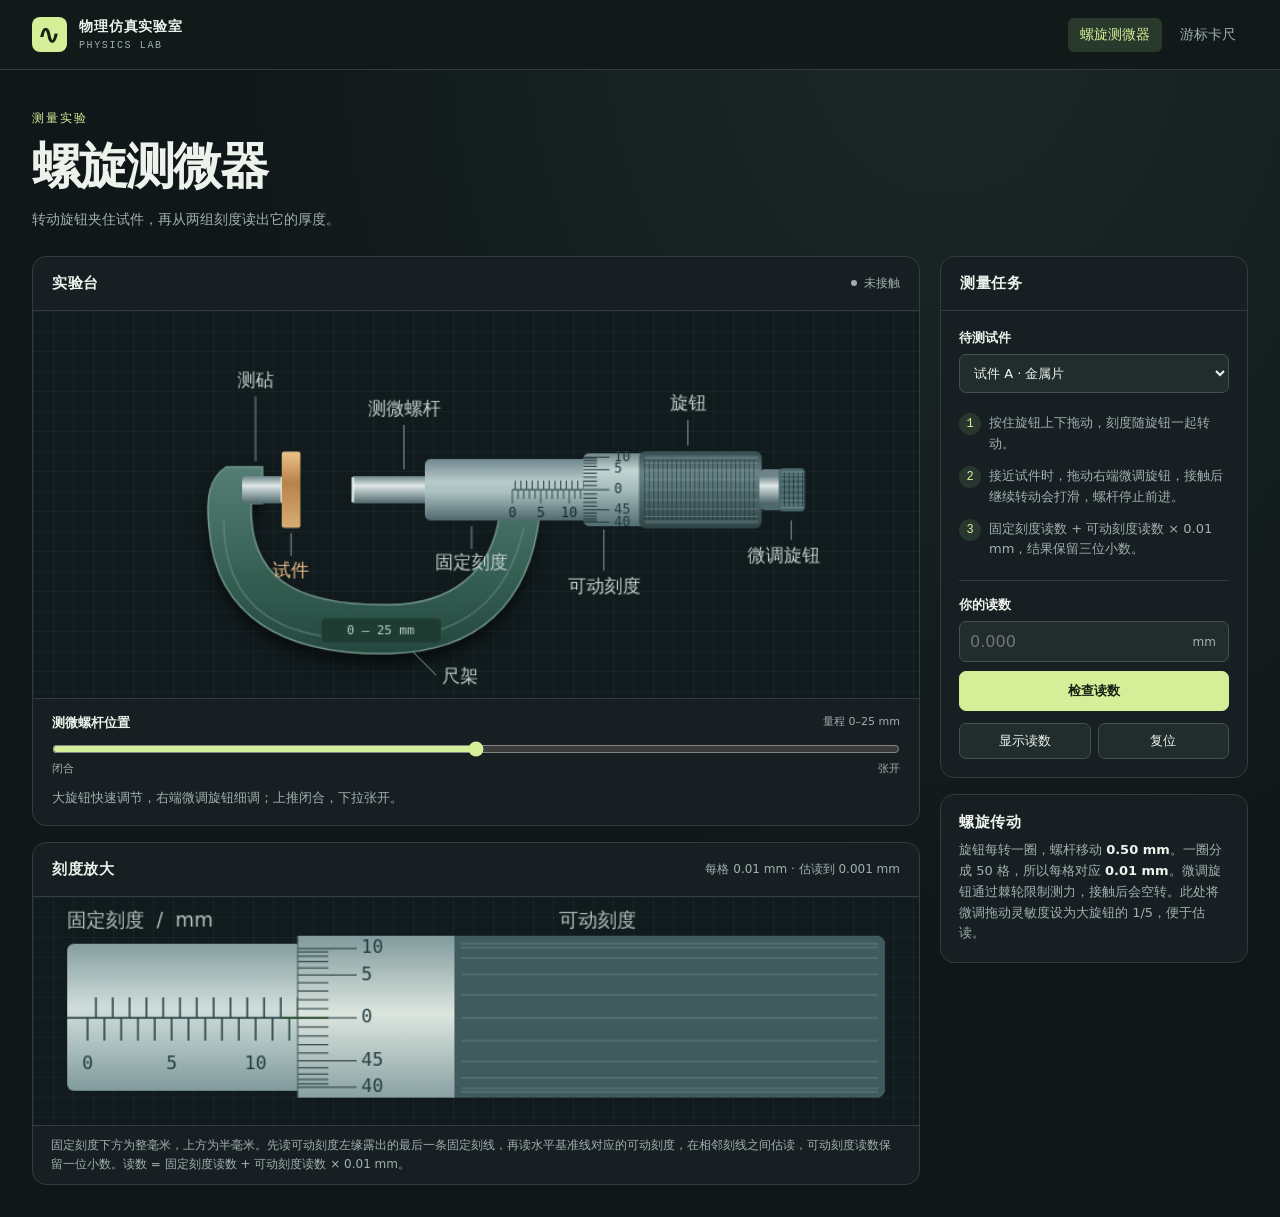
<file: index.html>
<!doctype html>
<html lang="zh-CN">
<head>
<meta charset="utf-8">
<meta name="viewport" content="width=device-width, initial-scale=1">
<meta name="description" content="转动螺旋测微器，观察刻度，测量工件。">
<title>螺旋测微器 · 物理仿真实验室</title>
<link rel="stylesheet" href="lab-5b903bea09d1.css">
<script defer src="lab-f2125a2cfba5.js"></script>
<link rel="stylesheet" href="caliper-84ddeabf5311.css">
</head>
<body>
<header class="top"><div class="shell brand"><span class="mark" aria-hidden="true">∿</span><span>物理仿真实验室<small>PHYSICS LAB</small></span><nav class="experiments" aria-label="选择实验"><a href="index.html" aria-current="page">螺旋测微器</a><a href="caliper.html">游标卡尺</a></nav></div></header>
<main class="shell">
<div class="intro"><span class="eyebrow">测量实验</span><h1>螺旋测微器</h1><p>转动旋钮夹住试件，再从两组刻度读出它的厚度。</p></div>
<div class="layout">
<div class="workbench">
<section class="panel instrument" aria-labelledby="bench-title">
<div class="panel-head"><h2 id="bench-title">实验台</h2><span id="status" class="state" role="status">未接触</span></div>
<div class="stage"><canvas id="instrument" tabindex="0" width="780" height="340" aria-label="螺旋测微器结构示意图。可在旋钮上拖动或滚动，上推闭合，下拉张开。"></canvas></div>
<div class="controls">
<div class="range-row"><label for="position">测微螺杆位置</label><span>量程 0–25 mm</span></div>
<input id="position" type="range" min="0" max="2500" step="0.1" value="1250" aria-valuetext="调节螺杆开口">
<div class="direction" aria-hidden="true"><span>闭合</span><span>张开</span></div>
<p class="turn-help">大旋钮快速调节，右端微调旋钮细调；上推闭合，下拉张开。</p>
</div>
</section>
<section class="panel scale-panel" aria-labelledby="scale-title">
<div class="panel-head"><h2 id="scale-title">刻度放大</h2><span class="tag">每格 0.01 mm · 估读到 0.001 mm</span></div>
<div class="scale"><canvas id="scale" tabindex="0" width="780" height="200" role="img" aria-label="固定刻度与可动刻度放大图"></canvas></div>
<p class="scale-note">固定刻度下方为整毫米，上方为半毫米。先读可动刻度左缘露出的最后一条固定刻线，再读水平基准线对应的可动刻度，在相邻刻线之间估读，可动刻度读数保留一位小数。读数 = 固定刻度读数 + 可动刻度读数 × 0.01 mm。</p>
</section>
</div>
<aside>
<section class="panel task" aria-labelledby="task-title">
<div class="panel-head"><h2 id="task-title">测量任务</h2></div>
<div class="task-body">
<label for="sample">待测试件</label>
<select id="sample"><option value="sheet">试件 A · 金属片</option><option value="block">试件 B · 小量块</option><option value="rod">试件 C · 圆柱销</option><option value="zero">无试件 · 检查零点</option></select>
<div class="instructions">
<p><b>1</b><span>按住旋钮上下拖动，刻度随旋钮一起转动。</span></p>
<p><b>2</b><span>接近试件时，拖动右端微调旋钮，接触后继续转动会打滑，螺杆停止前进。</span></p>
<p><b>3</b><span>固定刻度读数 + 可动刻度读数 × 0.01 mm，结果保留三位小数。</span></p>
</div>
<form id="answer-form">
<label for="answer">你的读数</label>
<div class="answer"><input id="answer" inputmode="decimal" autocomplete="off" placeholder="0.000" aria-describedby="feedback"><span>mm</span></div>
<button class="primary" type="submit">检查读数</button>
<p id="feedback" class="feedback" role="status"></p>
</form>
<div class="actions"><button type="button" id="hint" aria-expanded="false">显示读数</button><button type="button" id="reset">复位</button></div>
<div id="reading" class="reading" hidden></div>
</div>
</section>
<section class="panel principle"><h2>螺旋传动</h2><p>旋钮每转一圈，螺杆移动 <strong>0.50 mm</strong>。一圈分成 50 格，所以每格对应 <strong>0.01 mm</strong>。微调旋钮通过棘轮限制测力，接触后会空转。此处将微调拖动灵敏度设为大旋钮的 1/5，便于估读。</p></section>
</aside>
</div>
</main>
</body>
</html>
</file>
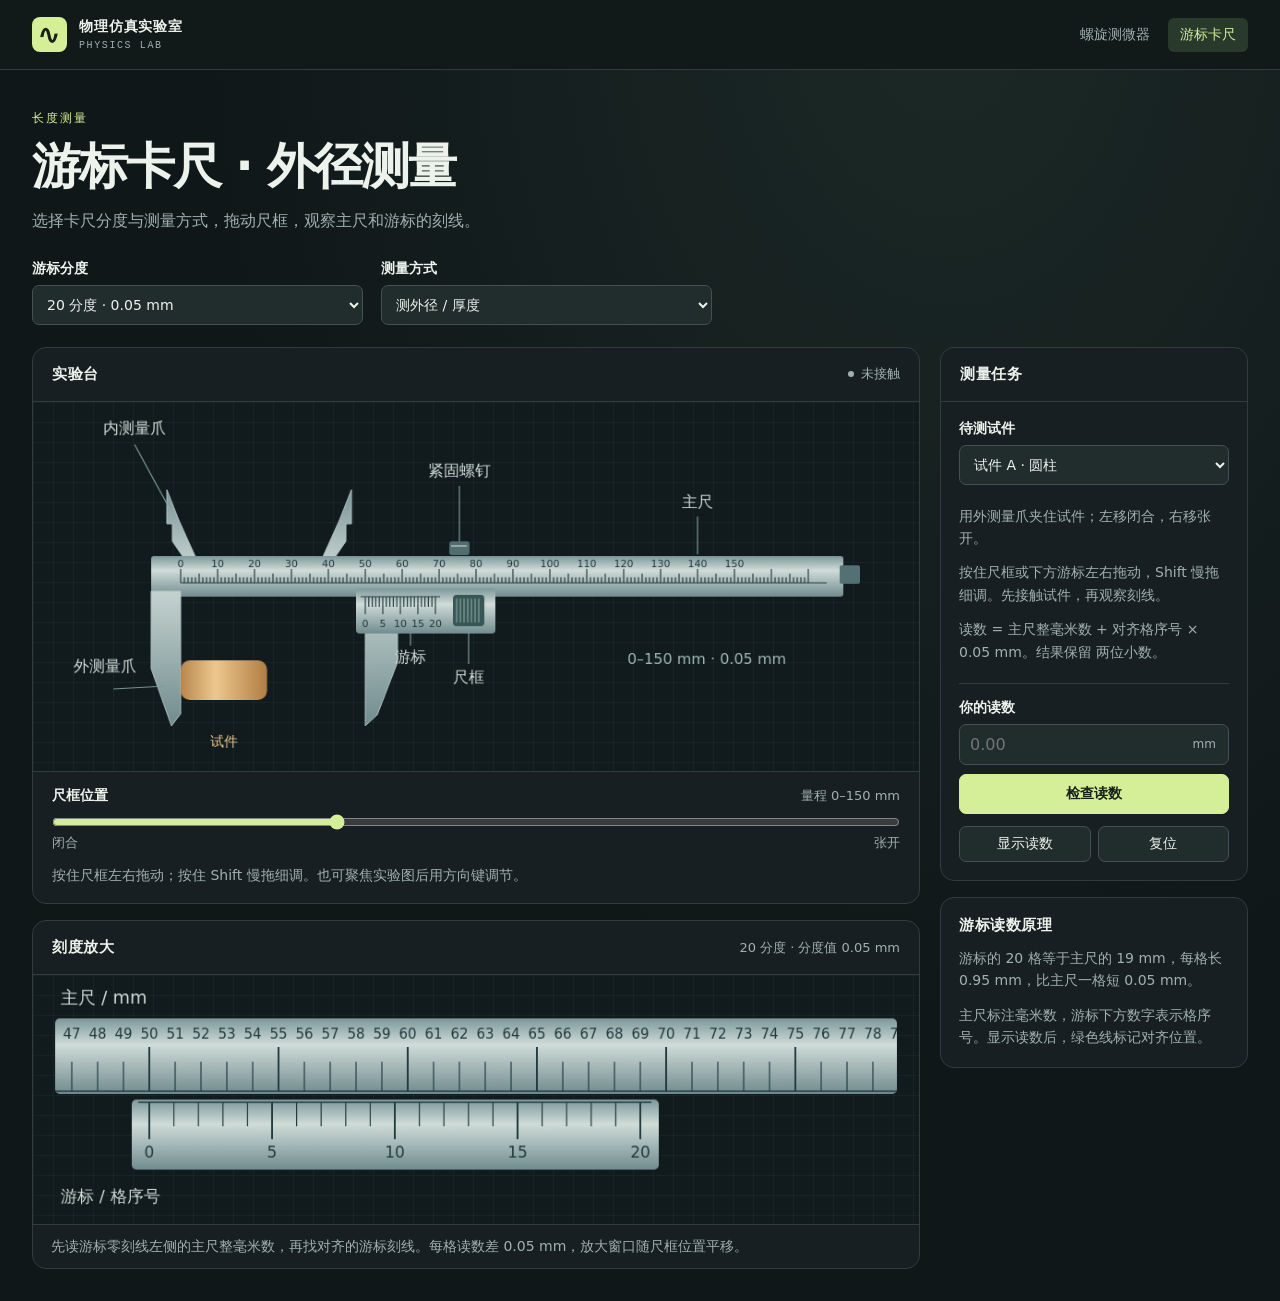
<file: caliper.html>
<!doctype html>
<html lang="zh-CN">
<head>
<meta charset="utf-8">
<meta name="viewport" content="width=device-width, initial-scale=1">
<meta name="description" content="拖动游标卡尺尺框，测量试件外径或厚度，练习20分度游标读数。">
<title>游标卡尺 · 物理仿真实验室</title>
<link rel="stylesheet" href="lab-5b903bea09d1.css">
<link rel="stylesheet" href="caliper-84ddeabf5311.css">
<script defer src="caliper-e4767a7a4792.js"></script>
</head>
<body class="caliper-lab">
<header class="top"><div class="shell brand"><span class="mark" aria-hidden="true">∿</span><span>物理仿真实验室<small>PHYSICS LAB</small></span><nav class="experiments" aria-label="选择实验"><a href="index.html">螺旋测微器</a><a href="caliper.html" aria-current="page">游标卡尺</a></nav></div></header>
<main class="shell">
<div class="intro"><span class="eyebrow">长度测量</span><h1 id="caliper-title">游标卡尺</h1><p>选择卡尺分度与测量方式，拖动尺框，观察主尺和游标的刻线。</p></div>
<div class="caliper-settings">
<div><label for="caliper-precision">游标分度</label><select id="caliper-precision"><option value="10">10 分度 · 0.1 mm</option><option value="20" selected>20 分度 · 0.05 mm</option><option value="50">50 分度 · 0.02 mm</option></select></div>
<div><label for="caliper-mode">测量方式</label><select id="caliper-mode"><option value="external">测外径 / 厚度</option><option value="internal">测内径</option><option value="depth">测深度</option></select></div>
</div>
<div class="layout">
<div class="workbench">
<section class="panel">
<div class="panel-head"><h2>实验台</h2><span id="caliper-status" class="state" role="status">未接触</span></div>
<div class="stage"><canvas id="caliper" width="960" height="400" tabindex="0" aria-label="可操作的游标卡尺，按住尺框左右拖动，左移闭合，右移张开。方向键细调，Shift加方向键快速调节。"></canvas></div>
<div class="controls">
<div class="range-row"><label for="caliper-position">尺框位置</label><span>量程 0–150 mm</span></div>
<input id="caliper-position" type="range" min="0" max="15000" step="5" value="5000">
<div class="direction" aria-hidden="true"><span>闭合</span><span>张开</span></div>
<p class="turn-help">按住尺框左右拖动；按住 Shift 慢拖细调。也可聚焦实验图后用方向键调节。</p>
</div>
</section>
<section class="panel">
<div class="panel-head"><h2>刻度放大</h2><span class="tag" id="caliper-spec">20 分度 · 分度值 0.05 mm</span></div>
<div class="scale"><canvas id="caliper-scale" width="960" height="270" tabindex="0" aria-label="主尺与游标放大图，可拖动下方游标调节开口。主尺单位毫米，游标标注格序号。"></canvas></div>
<p class="scale-note" id="caliper-scale-note">先读游标零刻线左侧的主尺整毫米数，再找对齐的游标刻线。读数 = 主尺读数 + 对齐格序号 × 0.05 mm。放大窗口随尺框位置平移。</p>
</section>
</div>
<aside>
<section class="panel task">
<div class="panel-head"><h2>测量任务</h2></div>
<div class="task-body">
<label for="caliper-sample">待测试件</label>
<select id="caliper-sample"><option value="cylinder">试件 A · 圆柱</option><option value="block">试件 B · 量块</option><option value="plate">试件 C · 薄板</option><option value="zero">无试件 · 检查零点</option></select>
<div class="caliper-steps"><p id="caliper-howto"></p><p>按住尺框或下方游标左右拖动，Shift 慢拖细调。先接触试件，再观察刻线。</p><p id="caliper-formula"></p></div>
<form id="caliper-form">
<label for="caliper-answer">你的读数</label>
<div class="answer"><input id="caliper-answer" inputmode="decimal" autocomplete="off" placeholder="0.00" aria-describedby="caliper-feedback"><span>mm</span></div>
<button class="primary" type="submit">检查读数</button>
<p id="caliper-feedback" class="feedback" role="status"></p>
</form>
<div class="actions"><button type="button" id="caliper-hint" aria-expanded="false">显示读数</button><button type="button" id="caliper-reset">复位</button></div>
<p id="caliper-reading" class="reading" hidden></p>
</div>
</section>
<section class="panel principle"><h2>游标读数原理</h2><p id="caliper-principle"></p><p>主尺标注毫米数，游标下方数字表示格序号。显示读数后，绿色线标记对齐位置。</p></section>
</aside>
</div>
</main>
</body>
</html>
</file>
<file: lab-5b903bea09d1.css>
:root {
  color-scheme: dark;
  --bg: #101719;
  --panel: #171f22;
  --line: #303c3e;
  --muted: #a0b0b0;
  --ink: #edf3ec;
  --lime: #d4ef98;
  font-family: "Geist", "PingFang SC", "Microsoft YaHei", system-ui, sans-serif;
}
* { box-sizing: border-box; }
body { margin: 0; background: radial-gradient(ellipse at 74% 0%, #1b2926, transparent 55%), var(--bg); color: var(--ink); }
.shell { width: min(1240px, calc(100% - 64px)); margin: auto; }
.top { border-bottom: 1px solid var(--line); background: #111919; }
.brand { min-height: 69px; display: flex; align-items: center; gap: 12px; font-weight: 700; font-size: 14px; letter-spacing: .06em; }
.mark { display: grid; place-items: center; width: 35px; height: 35px; color: #182117; background: var(--lime); border-radius: 8px; font-size: 28px; line-height: 1; }
.brand small { display: block; font: 10px ui-monospace, monospace; color: var(--muted); letter-spacing: .16em; margin-top: 4px; }
.category { margin-left: auto; color: var(--muted); font-size: 12px; }
.intro { padding: 37px 0 26px; }
.eyebrow { color: var(--lime); font-size: 12px; letter-spacing: .16em; }
h1 { margin: 7px 0 8px; font-size: clamp(32px, 5vw, 49px); letter-spacing: -.04em; }
p { color: var(--muted); line-height: 1.6; margin: 0; font-size: 14px; }
.layout { display: grid; grid-template-columns: minmax(0, 1fr) 308px; gap: 20px; padding-bottom: 32px; }
.workbench, aside { display: flex; flex-direction: column; gap: 16px; min-width: 0; }
.panel { background: var(--panel); border: 1px solid var(--line); border-radius: 14px; overflow: hidden; }
.panel-head { height: 54px; padding: 0 19px; display: flex; justify-content: space-between; align-items: center; border-bottom: 1px solid var(--line); }
h2 { font-size: 15px; margin: 0; letter-spacing: .04em; }
.state, .tag { color: var(--muted); font-size: 12px; }
.state::before { content: ''; display: inline-block; vertical-align: 1px; width: 6px; height: 6px; border-radius: 50%; margin-right: 7px; background: currentColor; }
.state.contact { color: var(--lime); }
.stage, .scale { background-color: #111b1e; background-image: linear-gradient(#a4b9bd0c 1px, transparent 1px), linear-gradient(90deg, #a4b9bd0c 1px, transparent 1px); background-size: 20px 20px; }
canvas { width: 100%; display: block; }
#instrument, #scale { touch-action: none; }
canvas.draggable { cursor: grab; }
canvas.turning { cursor: grabbing; }
.turn-help { margin-top: 12px; font-size: 13px; }
.controls { padding: 15px 19px 17px; border-top: 1px solid var(--line); }
.range-row, .direction { display: flex; justify-content: space-between; }
.range-row span, .direction { font-size: 11px; color: var(--muted); }
label { display: block; margin: 0 0 7px; font-size: 13px; font-weight: 650; }
input[type=range] { width: 100%; margin: 2px 0; accent-color: var(--lime); cursor: pointer; }
.adjust { display: grid; grid-template-columns: repeat(3, 1fr); gap: 8px; margin-top: 12px; }
button, select, .answer { border: 1px solid #435152; background: #212c2d; border-radius: 7px; color: var(--ink); }
button, select, input { font: inherit; }
button { padding: 8px; font-size: 13px; cursor: pointer; }
button:hover { background: #314141; }
:focus-visible { outline: 2px solid var(--lime); outline-offset: 3px; }
.task-body, .principle { padding: 18px; }
select { width: 100%; padding: 10px; font-size: 13px; }
.instructions { display: grid; gap: 11px; margin: 20px 0; }
.instructions p { display: grid; grid-template-columns: 22px 1fr; align-items: start; gap: 8px; font-size: 13px; }
.instructions b { text-align: center; font: 12px/22px ui-monospace, monospace; background: #283630; border-radius: 50%; color: var(--lime); }
form { padding-top: 15px; border-top: 1px solid var(--line); }
.answer { display: flex; align-items: center; padding-right: 12px; }
.answer input { width: 100%; min-width: 0; color: var(--ink); border: 0; background: transparent; padding: 10px; border-radius: 7px; }
.answer span { font-size: 12px; color: var(--muted); }
.primary { width: 100%; margin-top: 9px; padding: 10px; background: var(--lime); border-color: var(--lime); color: #172115; font-weight: 750; }
.primary:hover { background: #bfe378; }
.feedback:empty { display: none; }
.feedback, .reading { margin-top: 10px; font-size: 13px; }
.feedback.good { color: var(--lime); }
.feedback.bad { color: #ffc396; }
.actions { display: flex; gap: 7px; margin-top: 12px; }
.actions button { flex: 1; }
.reading { background: #232e28; color: var(--lime); padding: 10px; border-radius: 7px; line-height: 1.5; }
.principle p { margin-top: 8px; font-size: 13px; }
strong { color: var(--ink); }
.scale-note { padding: 10px 18px; font-size: 12px; border-top: 1px solid var(--line); }
@media (max-width: 880px) { .shell { width: calc(100% - 36px); } .layout { grid-template-columns: minmax(0, 1fr) 260px; gap: 12px; } }
@media (max-width: 690px) { .layout { grid-template-columns: 1fr; } .intro { padding: 24px 0 20px; } }
@media (max-width: 420px) { .shell { width: calc(100% - 24px); } .panel-head, .controls { padding-left: 12px; padding-right: 12px; } }
</file>
<file: caliper-84ddeabf5311.css>
.experiments { display: flex; gap: 6px; margin-left: auto; flex-wrap: wrap; }
.experiments a { color: var(--muted); text-decoration: none; font-size: 14px; letter-spacing: 0; font-weight: 500; border-radius: 6px; padding: 8px 12px; }
.experiments a:hover { background: #293a35; color: var(--ink); }
.experiments a[aria-current] { background: #293a2c; color: var(--lime); }
.caliper-lab p { font-size: 16px; }
.caliper-lab label, .caliper-lab button, .caliper-lab select { font-size: 14px; }
.caliper-lab .state, .caliper-lab .tag { font-size: 13px; }
.caliper-lab .scale-note, .caliper-lab .turn-help { font-size: 14px; }
.caliper-lab .principle p { font-size: 14px; margin-top: 12px; }
.caliper-lab .range-row span, .caliper-lab .direction { font-size: 13px; }
.caliper-steps { display: grid; gap: 12px; margin: 20px 0; }
.caliper-steps p { color: var(--muted); font-size: 14px; }
#caliper, #caliper-scale { touch-action: none; }
#caliper.draggable, #caliper-scale.draggable { cursor: grab; }
#caliper.turning, #caliper-scale.turning { cursor: grabbing; }
.caliper-lab .reading { font-size: 14px; }
@media (max-width: 690px) {
  .brand { flex-wrap: wrap; padding-top: 12px; padding-bottom: 12px; }
  .experiments { margin-left: 0; width: 100%; }
  .experiments a { padding-left: 8px; }
  .caliper-lab .panel-head { gap: 8px; }
  .caliper-lab .tag { font-size: 12px; }
}

.caliper-settings { display: grid; grid-template-columns: 1fr 1fr; gap: 18px; max-width: 680px; margin-bottom: 22px; }
@media (max-width: 420px) { .caliper-settings { grid-template-columns: 1fr; gap: 12px; } }
</file>
